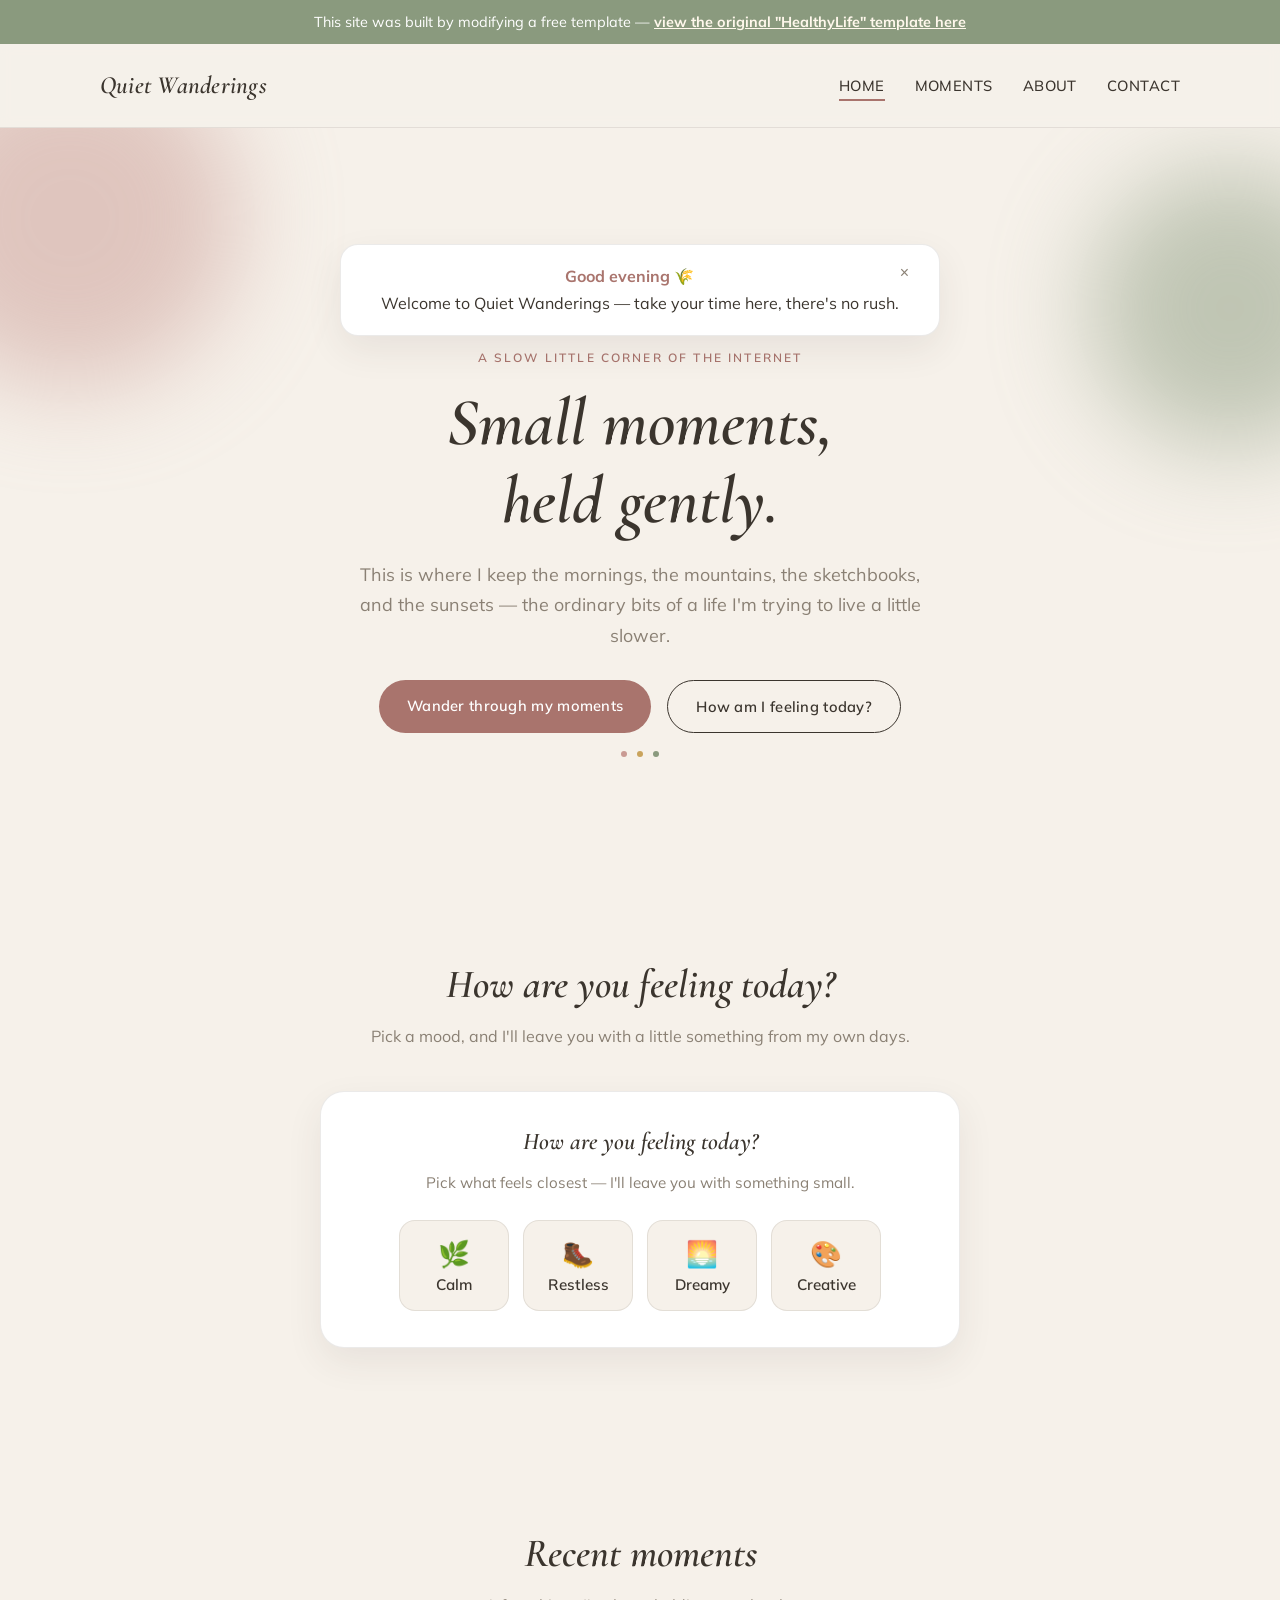
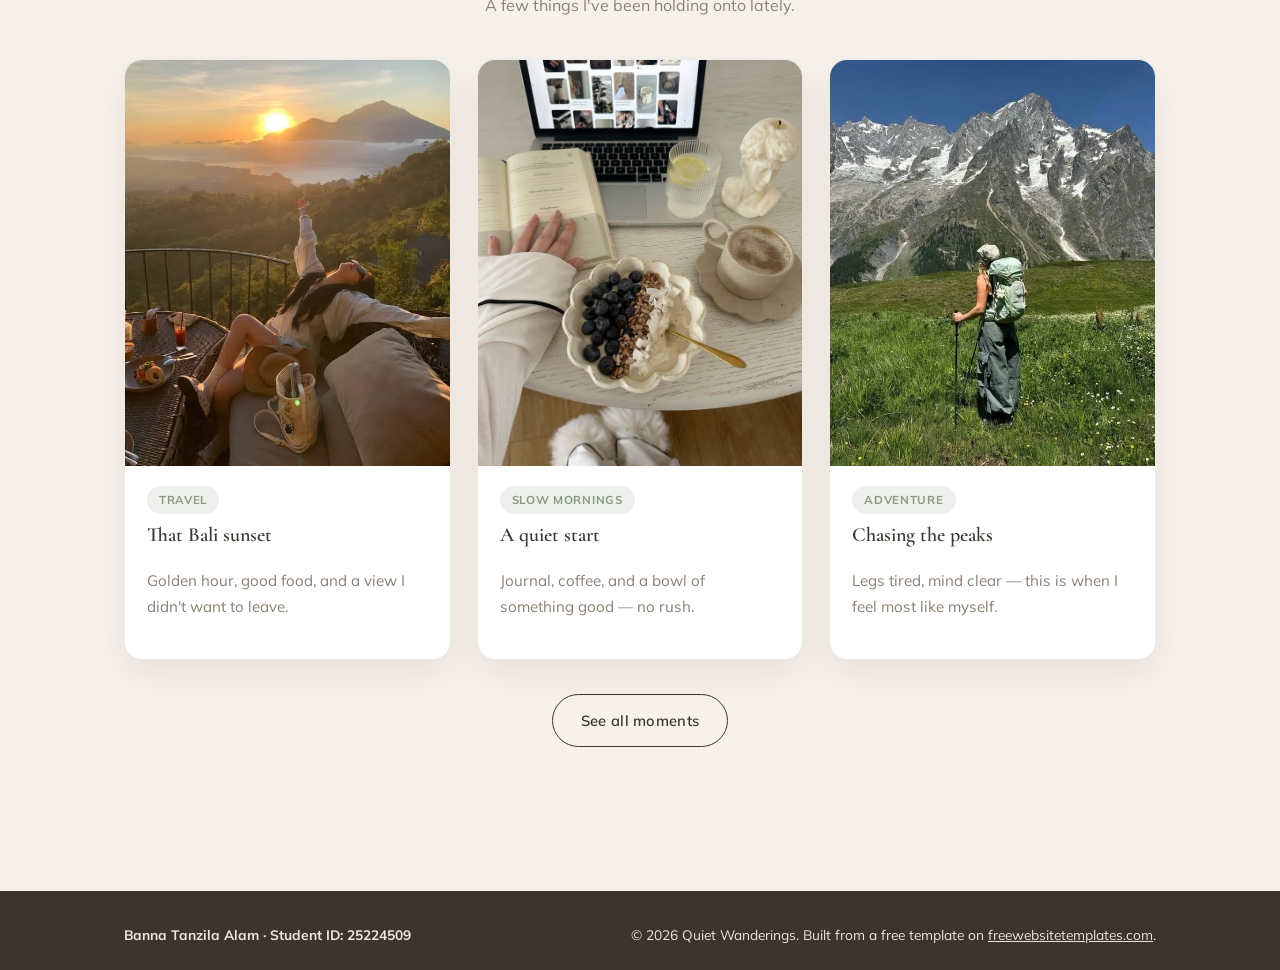
<file: index.html>
<!DOCTYPE html>
<html lang="en">
<head>
<meta charset="UTF-8">
<meta name="viewport" content="width=device-width, initial-scale=1.0">
<title>Quiet Wanderings — Banna's Lifestyle Journal</title>
<link rel="stylesheet" href="style.css">
</head>
<body>

<div class="template-credit">
  This site was built by modifying a free template &mdash;
  <a href="https://freewebsitetemplates.com/preview/healthylifetemplate/index.html" target="_blank" rel="noopener">
    view the original "HealthyLife" template here
  </a>
</div>

<header class="site-header">
  <div class="container nav-wrap">
    <a href="index.html" class="logo">Quiet Wanderings</a>
    <nav class="main-nav">
      <ul>
        <li><a href="index.html" class="active">Home</a></li>
        <li><a href="moments.html">Moments</a></li>
        <li><a href="about.html">About</a></li>
        <li><a href="contact.html">Contact</a></li>
      </ul>
    </nav>
  </div>
</header>

<section class="hero">
  <div class="orb" style="width:340px; height:340px; background:#C99A93; top:-80px; left:-100px;"></div>
  <div class="orb" style="width:280px; height:280px; background:#8A9A7E; top:40px; right:-90px; animation-delay:2s;"></div>
  <div class="container">

    <div id="welcome-banner"></div>

    <p class="eyebrow">A slow little corner of the internet</p>
    <h1>Small moments, held gently.</h1>
    <p class="lead">
      This is where I keep the mornings, the mountains, the sketchbooks, and the sunsets —
      the ordinary bits of a life I'm trying to live a little slower.
    </p>
    <div class="hero-cta">
      <a href="moments.html" class="btn btn-primary">Wander through my moments</a>
      <a href="#mood" class="btn btn-outline">How am I feeling today?</a>
    </div>

    <div class="dot-divider"><span></span><span></span><span></span></div>
  </div>
</section>

<section class="content-block" id="mood">
  <div class="container">
    <div class="section-title">
      <h2>How are you feeling today?</h2>
      <p>Pick a mood, and I'll leave you with a little something from my own days.</p>
    </div>
    <div class="mood-box">
      <div id="mood-app"><!-- rendered by script.js --></div>
    </div>
  </div>
</section>

<section class="content-block">
  <div class="container">
    <div class="section-title">
      <h2>Recent moments</h2>
      <p>A few things I've been holding onto lately.</p>
    </div>
    <div class="grid">

      <a href="bali-sunset.html" class="card" style="text-decoration:none;">
        <img src="bali-sunset.jpg" alt="Watching the sunset over the mountains in Bali">
        <div class="card-body">
          <span class="card-tag">Travel</span>
          <h3>That Bali sunset</h3>
          <p>Golden hour, good food, and a view I didn't want to leave.</p>
        </div>
      </a>

      <a href="cozy-morning.html" class="card" style="text-decoration:none;">
        <img src="cozy-morning.jpg" alt="A cozy morning with coffee, journaling, and breakfast">
        <div class="card-body">
          <span class="card-tag">Slow mornings</span>
          <h3>A quiet start</h3>
          <p>Journal, coffee, and a bowl of something good — no rush.</p>
        </div>
      </a>

      <a href="mountain-hike.html" class="card" style="text-decoration:none;">
        <img src="mountain-hike.jpg" alt="Hiking with a backpack in front of snowy mountains">
        <div class="card-body">
          <span class="card-tag">Adventure</span>
          <h3>Chasing the peaks</h3>
          <p>Legs tired, mind clear — this is when I feel most like myself.</p>
        </div>
      </a>

    </div>
    <p style="text-align:center; margin-top:34px;">
      <a href="moments.html" class="btn btn-outline">See all moments</a>
    </p>
  </div>
</section>

<footer class="site-footer">
  <div class="container">
    <span class="footer-id">Banna Tanzila Alam &middot; Student ID: 25224509</span>
    <span>&copy; 2026 Quiet Wanderings. Built from a free template on
      <a href="https://freewebsitetemplates.com/" target="_blank" rel="noopener">freewebsitetemplates.com</a>.
    </span>
  </div>
</footer>

<script src="script.js"></script>
<script>
  document.addEventListener('DOMContentLoaded', () => {
    showWelcomeMessage();
    renderMoodBox();
  });
</script>
</body>
</html>
</file>
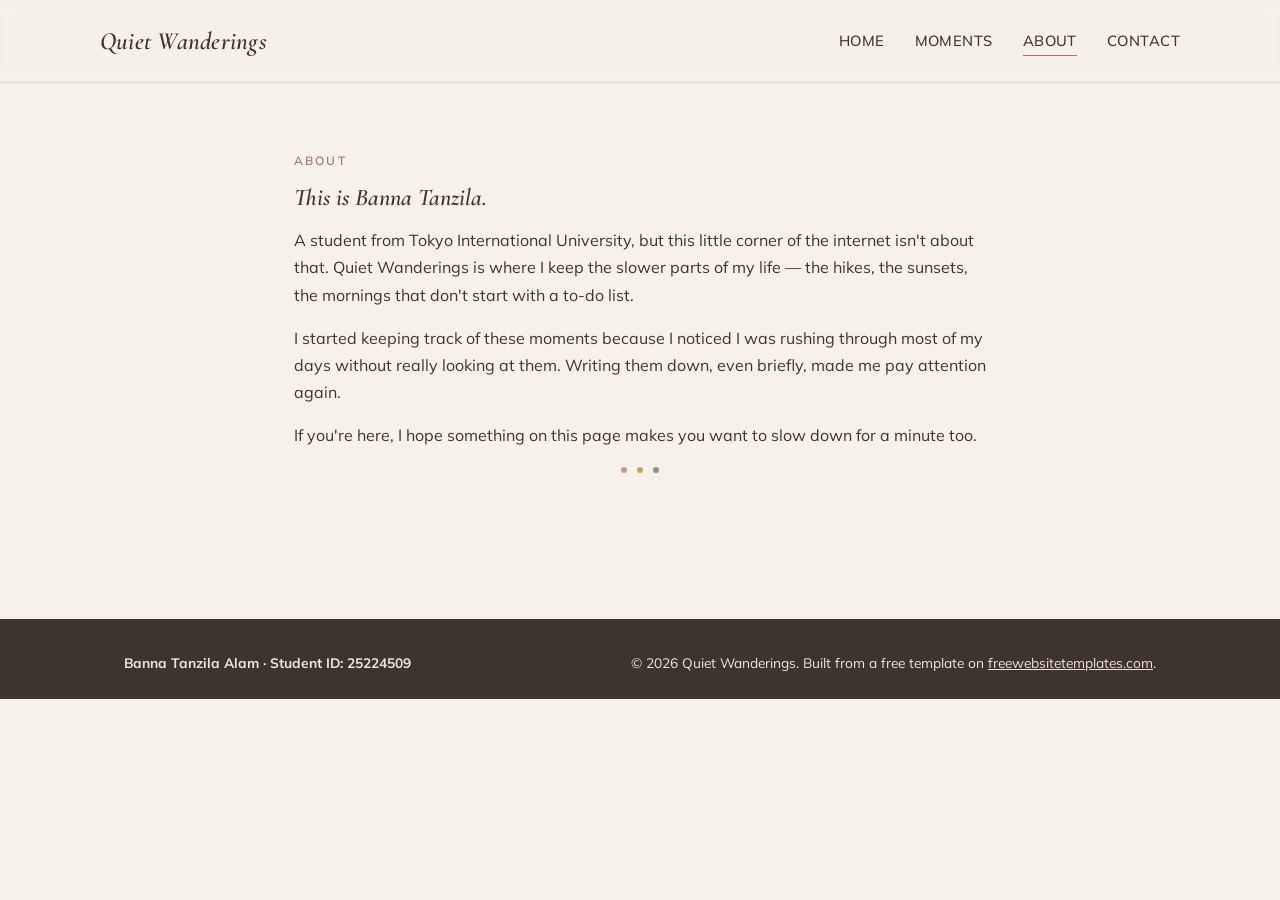
<file: about.html>
<!DOCTYPE html>
<html lang="en">
<head>
<meta charset="UTF-8">
<meta name="viewport" content="width=device-width, initial-scale=1.0">
<title>About — Quiet Wanderings</title>
<link rel="stylesheet" href="style.css">
</head>
<body>

<header class="site-header">
  <div class="container nav-wrap">
    <a href="index.html" class="logo">Quiet Wanderings</a>
    <nav class="main-nav">
      <ul>
        <li><a href="index.html">Home</a></li>
        <li><a href="moments.html">Moments</a></li>
        <li><a href="about.html" class="active">About</a></li>
        <li><a href="contact.html">Contact</a></li>
      </ul>
    </nav>
  </div>
</header>

<section class="content-block">
  <div class="container" style="max-width:740px;">
    <p class="eyebrow" style="color:#A9746D;font-weight:600;letter-spacing:0.18em;text-transform:uppercase;font-size:0.75rem;">About</p>
    <h2 style="font-style:italic;">This is Banna Tanzila.</h2>
    <p>
      A student from Tokyo International University, but this little
      corner of the internet isn't about that. Quiet Wanderings is where I keep the slower parts of my
      life — the hikes, the sunsets, the mornings that don't start with a to-do list.
    </p>
    <p>
      I started keeping track of these moments because I noticed I was rushing through most of my days
      without really looking at them. Writing them down, even briefly, made me pay attention again.
    </p>
    <p>
      If you're here, I hope something on this page makes you want to slow down for a minute too.
    </p>
    <div class="dot-divider"><span></span><span></span><span></span></div>
  </div>
</section>

<footer class="site-footer">
  <div class="container">
    <span class="footer-id">Banna Tanzila Alam &middot; Student ID: 25224509</span>
    <span>&copy; 2026 Quiet Wanderings. Built from a free template on
      <a href="https://freewebsitetemplates.com/" target="_blank" rel="noopener">freewebsitetemplates.com</a>.
    </span>
  </div>
</footer>

</body>
</html>
</file>
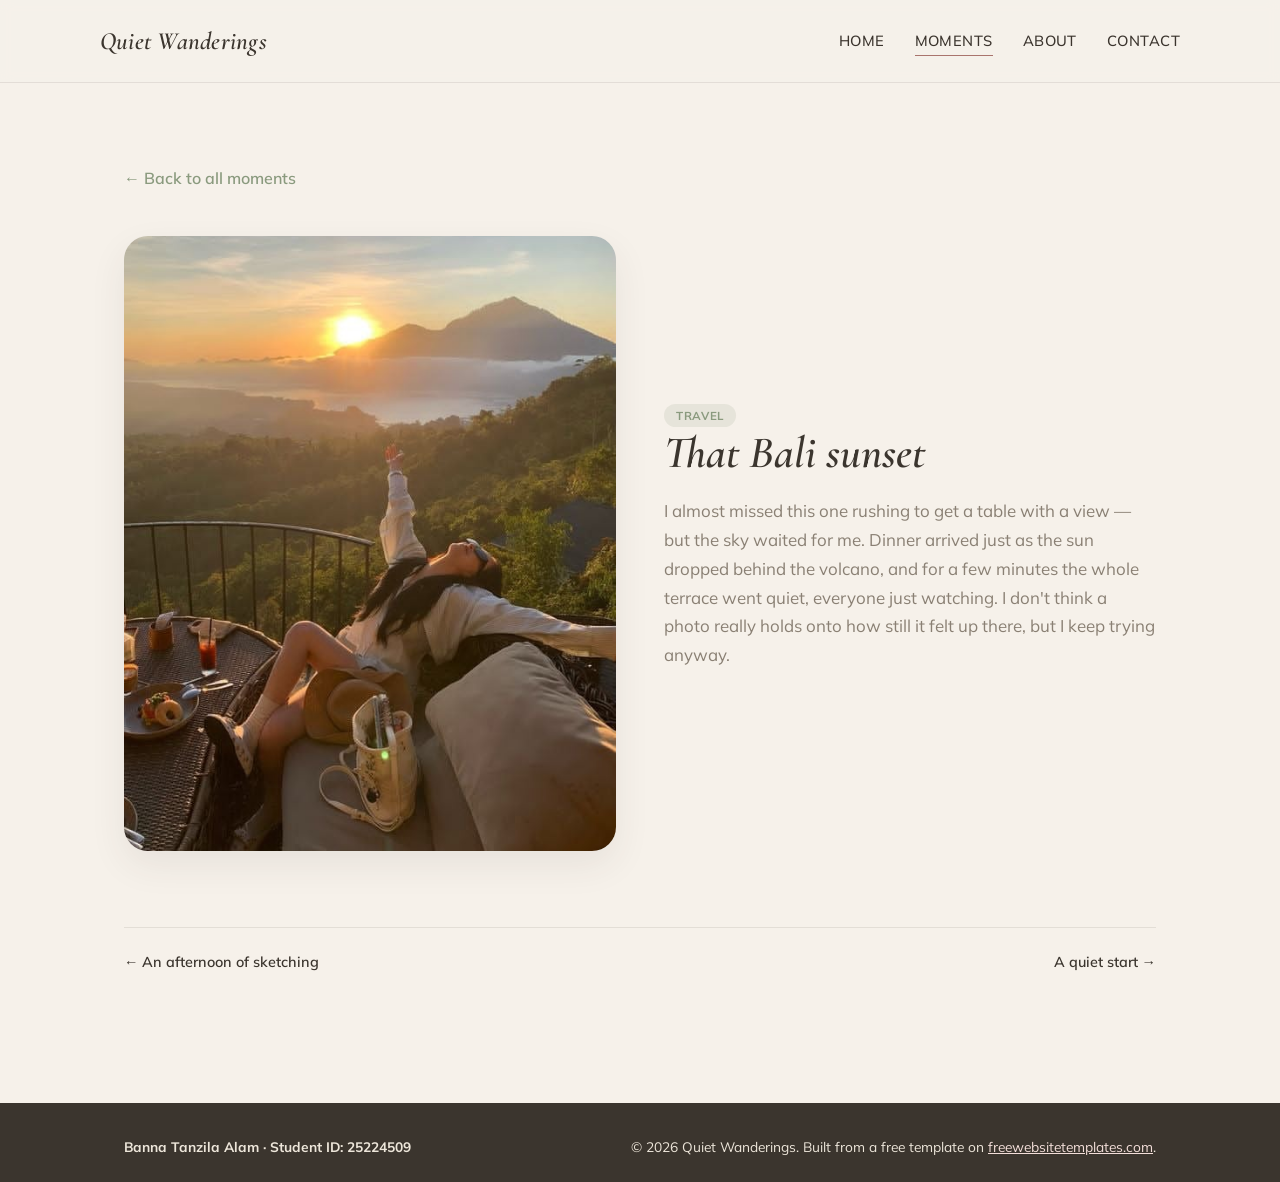
<file: bali-sunset.html>
<!DOCTYPE html>
<html lang="en">
<head>
<meta charset="UTF-8">
<meta name="viewport" content="width=device-width, initial-scale=1.0">
<title>That Bali Sunset — Quiet Wanderings</title>
<link rel="stylesheet" href="style.css">
</head>
<body>

<header class="site-header">
  <div class="container nav-wrap">
    <a href="index.html" class="logo">Quiet Wanderings</a>
    <nav class="main-nav">
      <ul>
        <li><a href="index.html">Home</a></li>
        <li><a href="moments.html" class="active">Moments</a></li>
        <li><a href="about.html">About</a></li>
        <li><a href="contact.html">Contact</a></li>
      </ul>
    </nav>
  </div>
</header>

<section class="content-block">
  <div class="container">
    <a href="moments.html" class="back-link">&larr; Back to all moments</a>

    <div class="moment-hero">
      <img src="bali-sunset.jpg" alt="Watching the sunset over the mountains in Bali">
      <div>
        <span class="card-tag">Travel</span>
        <h1>That Bali sunset</h1>
        <p class="lead">
          I almost missed this one rushing to get a table with a view — but the sky waited for me.
          Dinner arrived just as the sun dropped behind the volcano, and for a few minutes the whole
          terrace went quiet, everyone just watching. I don't think a photo really holds onto how still
          it felt up there, but I keep trying anyway.
        </p>
      </div>
    </div>

    <div class="moment-nav">
      <a href="sketching-art.html">&larr; An afternoon of sketching</a>
      <a href="cozy-morning.html">A quiet start &rarr;</a>
    </div>
  </div>
</section>

<footer class="site-footer">
  <div class="container">
    <span class="footer-id">Banna Tanzila Alam &middot; Student ID: 25224509</span>
    <span>&copy; 2026 Quiet Wanderings. Built from a free template on
      <a href="https://freewebsitetemplates.com/" target="_blank" rel="noopener">freewebsitetemplates.com</a>.
    </span>
  </div>
</footer>

</body>
</html>
</file>
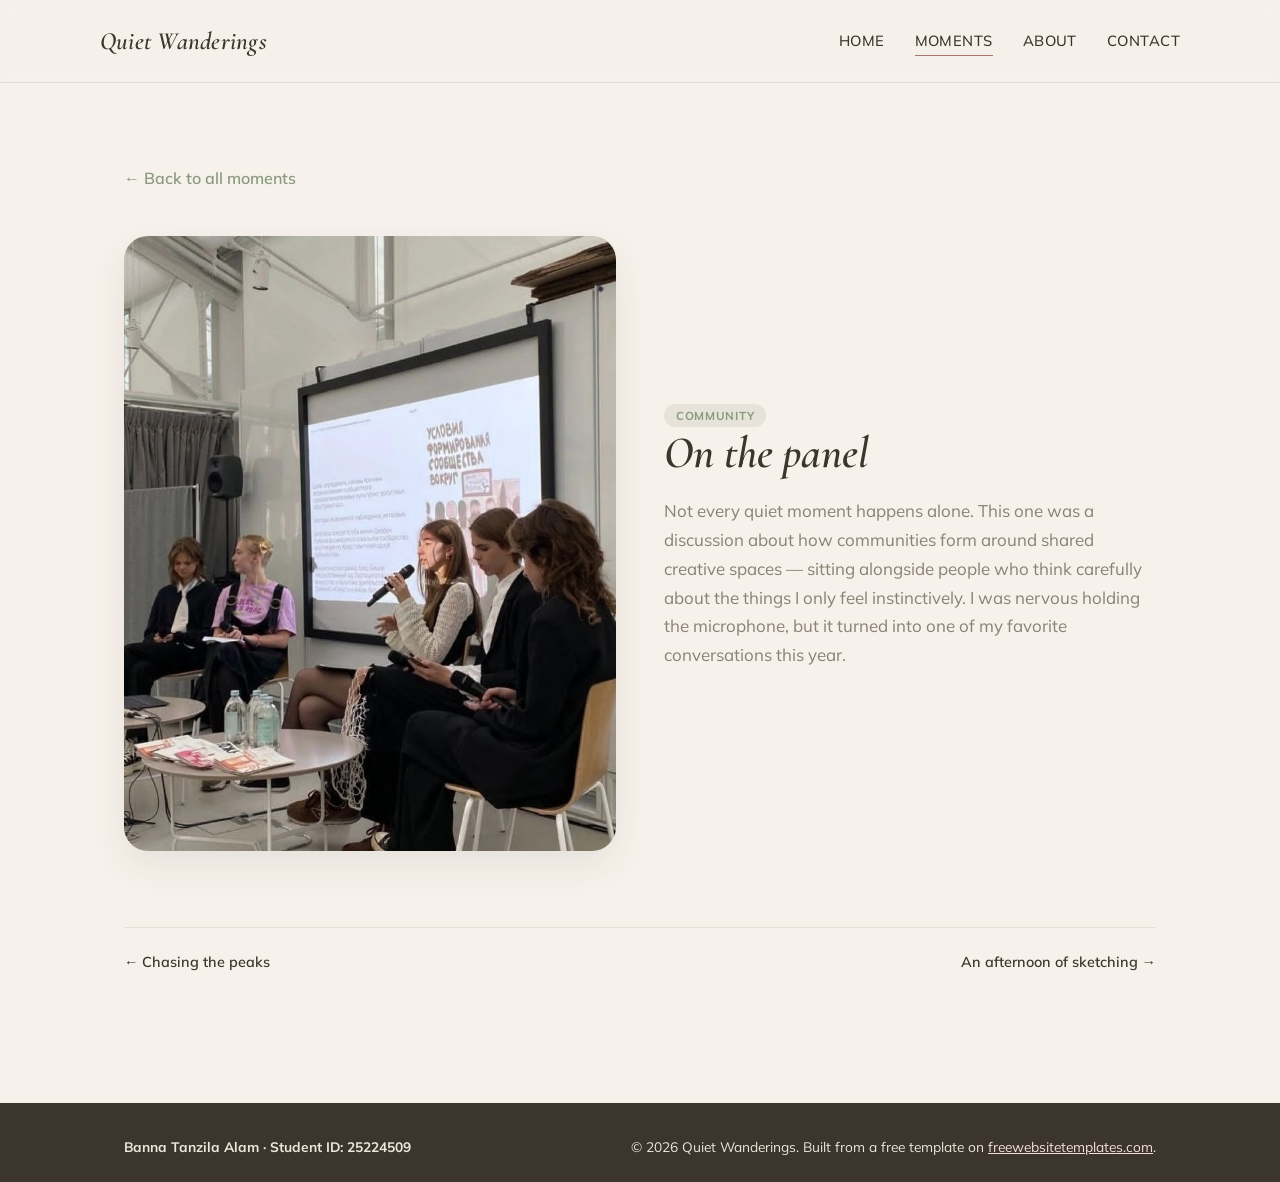
<file: community-talk.html>
<!DOCTYPE html>
<html lang="en">
<head>
<meta charset="UTF-8">
<meta name="viewport" content="width=device-width, initial-scale=1.0">
<title>On the Panel — Quiet Wanderings</title>
<link rel="stylesheet" href="style.css">
</head>
<body>

<header class="site-header">
  <div class="container nav-wrap">
    <a href="index.html" class="logo">Quiet Wanderings</a>
    <nav class="main-nav">
      <ul>
        <li><a href="index.html">Home</a></li>
        <li><a href="moments.html" class="active">Moments</a></li>
        <li><a href="about.html">About</a></li>
        <li><a href="contact.html">Contact</a></li>
      </ul>
    </nav>
  </div>
</header>

<section class="content-block">
  <div class="container">
    <a href="moments.html" class="back-link">&larr; Back to all moments</a>

    <div class="moment-hero">
      <img src="community-talk.jpg" alt="Speaking on a panel discussion at a community event">
      <div>
        <span class="card-tag">Community</span>
        <h1>On the panel</h1>
        <p class="lead">
          Not every quiet moment happens alone. This one was a discussion about how communities form
          around shared creative spaces — sitting alongside people who think carefully about the things
          I only feel instinctively. I was nervous holding the microphone, but it turned into one of my
          favorite conversations this year.
        </p>
      </div>
    </div>

    <div class="moment-nav">
      <a href="mountain-hike.html">&larr; Chasing the peaks</a>
      <a href="sketching-art.html">An afternoon of sketching &rarr;</a>
    </div>
  </div>
</section>

<footer class="site-footer">
  <div class="container">
    <span class="footer-id">Banna Tanzila Alam &middot; Student ID: 25224509</span>
    <span>&copy; 2026 Quiet Wanderings. Built from a free template on
      <a href="https://freewebsitetemplates.com/" target="_blank" rel="noopener">freewebsitetemplates.com</a>.
    </span>
  </div>
</footer>

</body>
</html>
</file>
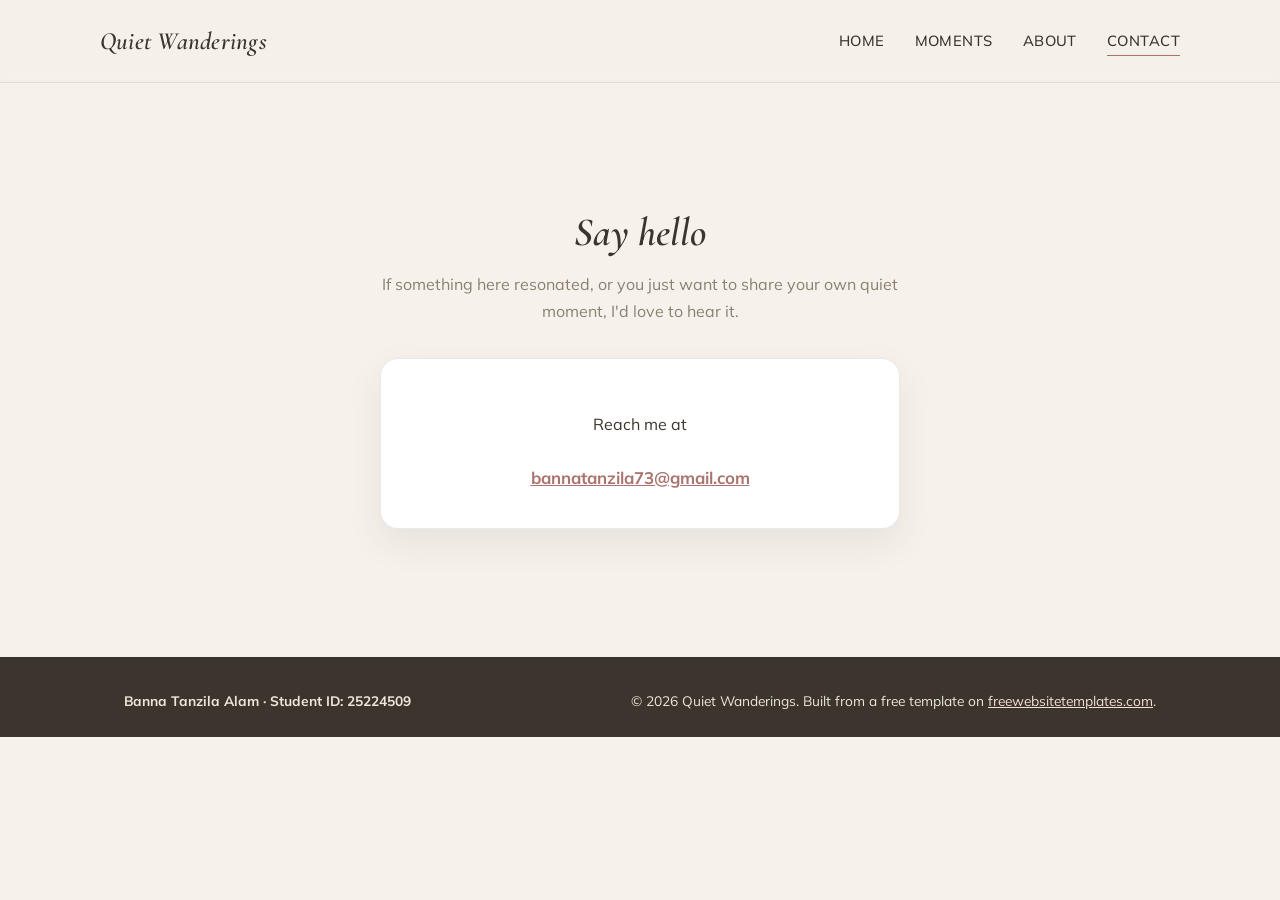
<file: contact.html>
<!DOCTYPE html>
<html lang="en">
<head>
<meta charset="UTF-8">
<meta name="viewport" content="width=device-width, initial-scale=1.0">
<title>Contact — Quiet Wanderings</title>
<link rel="stylesheet" href="style.css">
</head>
<body>

<header class="site-header">
  <div class="container nav-wrap">
    <a href="index.html" class="logo">Quiet Wanderings</a>
    <nav class="main-nav">
      <ul>
        <li><a href="index.html">Home</a></li>
        <li><a href="moments.html">Moments</a></li>
        <li><a href="about.html">About</a></li>
        <li><a href="contact.html" class="active">Contact</a></li>
      </ul>
    </nav>
  </div>
</header>

<section class="content-block">
  <div class="container">
    <div class="section-title">
      <h2>Say hello</h2>
      <p>If something here resonated, or you just want to share your own quiet moment, I'd love to hear it.</p>
    </div>

    <div class="contact-card">
      <p>Reach me at</p>
      <a class="email" href="mailto:bannatanzila73@gmail.com">bannatanzila73@gmail.com</a>
    </div>
  </div>
</section>

<footer class="site-footer">
  <div class="container">
    <span class="footer-id">Banna Tanzila Alam &middot; Student ID: 25224509</span>
    <span>&copy; 2026 Quiet Wanderings. Built from a free template on
      <a href="https://freewebsitetemplates.com/" target="_blank" rel="noopener">freewebsitetemplates.com</a>.
    </span>
  </div>
</footer>

</body>
</html>
</file>
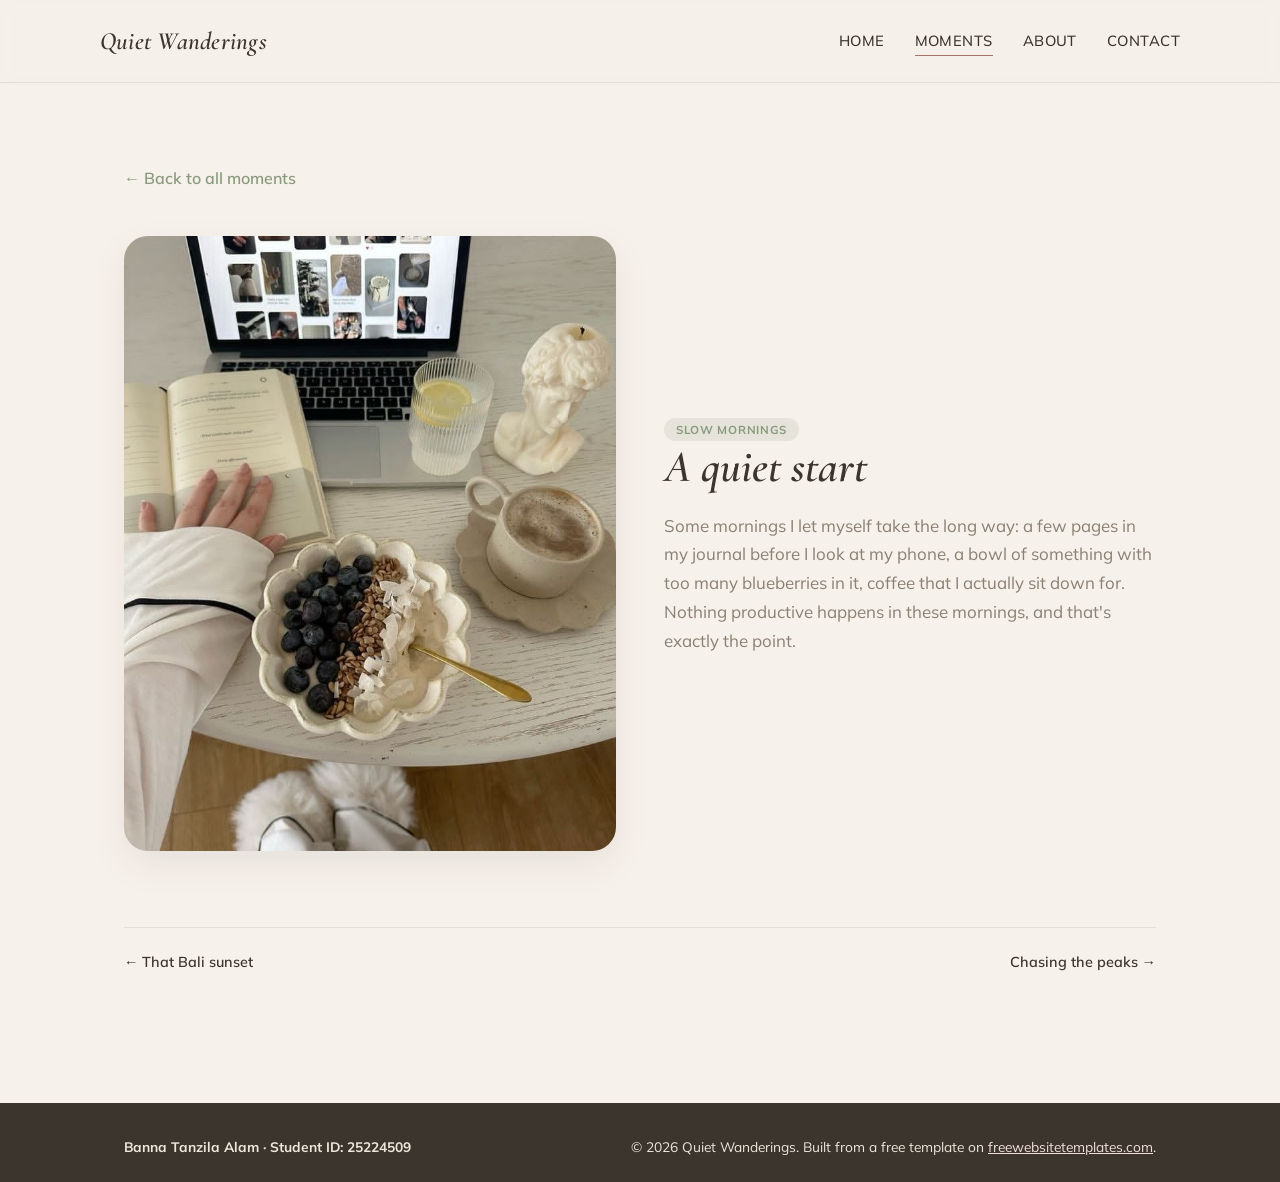
<file: cozy-morning.html>
<!DOCTYPE html>
<html lang="en">
<head>
<meta charset="UTF-8">
<meta name="viewport" content="width=device-width, initial-scale=1.0">
<title>A Quiet Start — Quiet Wanderings</title>
<link rel="stylesheet" href="style.css">
</head>
<body>

<header class="site-header">
  <div class="container nav-wrap">
    <a href="index.html" class="logo">Quiet Wanderings</a>
    <nav class="main-nav">
      <ul>
        <li><a href="index.html">Home</a></li>
        <li><a href="moments.html" class="active">Moments</a></li>
        <li><a href="about.html">About</a></li>
        <li><a href="contact.html">Contact</a></li>
      </ul>
    </nav>
  </div>
</header>

<section class="content-block">
  <div class="container">
    <a href="moments.html" class="back-link">&larr; Back to all moments</a>

    <div class="moment-hero">
      <img src="cozy-morning.jpg" alt="A cozy morning with coffee, journaling, and breakfast">
      <div>
        <span class="card-tag">Slow mornings</span>
        <h1>A quiet start</h1>
        <p class="lead">
          Some mornings I let myself take the long way: a few pages in my journal before I look at my
          phone, a bowl of something with too many blueberries in it, coffee that I actually sit down for.
          Nothing productive happens in these mornings, and that's exactly the point.
        </p>
      </div>
    </div>

    <div class="moment-nav">
      <a href="bali-sunset.html">&larr; That Bali sunset</a>
      <a href="mountain-hike.html">Chasing the peaks &rarr;</a>
    </div>
  </div>
</section>

<footer class="site-footer">
  <div class="container">
    <span class="footer-id">Banna Tanzila Alam &middot; Student ID: 25224509</span>
    <span>&copy; 2026 Quiet Wanderings. Built from a free template on
      <a href="https://freewebsitetemplates.com/" target="_blank" rel="noopener">freewebsitetemplates.com</a>.
    </span>
  </div>
</footer>

</body>
</html>
</file>
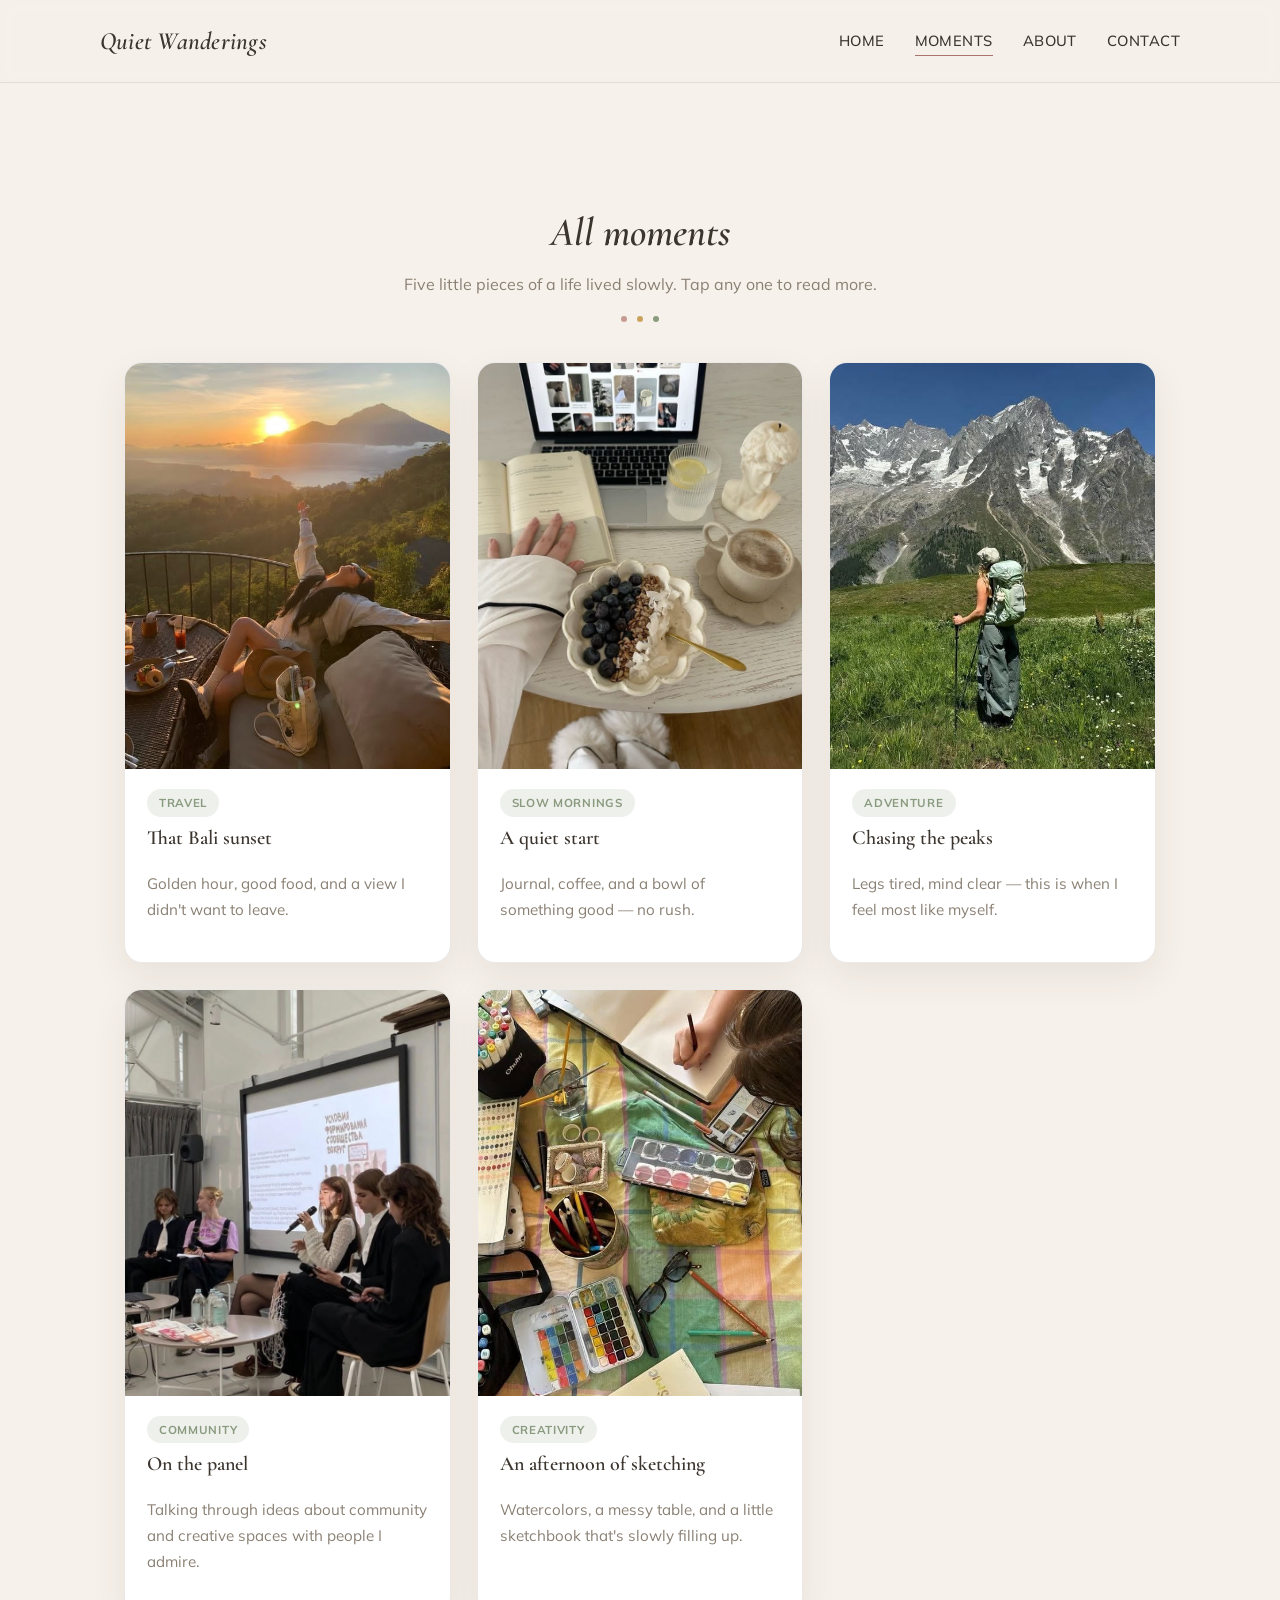
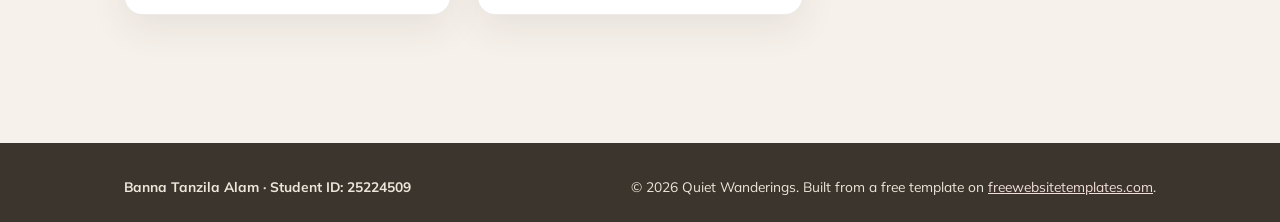
<file: moments.html>
<!DOCTYPE html>
<html lang="en">
<head>
<meta charset="UTF-8">
<meta name="viewport" content="width=device-width, initial-scale=1.0">
<title>Moments — Quiet Wanderings</title>
<link rel="stylesheet" href="style.css">
</head>
<body>

<header class="site-header">
  <div class="container nav-wrap">
    <a href="index.html" class="logo">Quiet Wanderings</a>
    <nav class="main-nav">
      <ul>
        <li><a href="index.html">Home</a></li>
        <li><a href="moments.html" class="active">Moments</a></li>
        <li><a href="about.html">About</a></li>
        <li><a href="contact.html">Contact</a></li>
      </ul>
    </nav>
  </div>
</header>

<section class="content-block">
  <div class="container">
    <div class="section-title">
      <h2>All moments</h2>
      <p>Five little pieces of a life lived slowly. Tap any one to read more.</p>
      <div class="dot-divider"><span></span><span></span><span></span></div>
    </div>

    <div class="grid">

      <a href="bali-sunset.html" class="card" style="text-decoration:none;">
        <img src="bali-sunset.jpg" alt="Watching the sunset over the mountains in Bali">
        <div class="card-body">
          <span class="card-tag">Travel</span>
          <h3>That Bali sunset</h3>
          <p>Golden hour, good food, and a view I didn't want to leave.</p>
        </div>
      </a>

      <a href="cozy-morning.html" class="card" style="text-decoration:none;">
        <img src="cozy-morning.jpg" alt="A cozy morning with coffee, journaling, and breakfast">
        <div class="card-body">
          <span class="card-tag">Slow mornings</span>
          <h3>A quiet start</h3>
          <p>Journal, coffee, and a bowl of something good — no rush.</p>
        </div>
      </a>

      <a href="mountain-hike.html" class="card" style="text-decoration:none;">
        <img src="mountain-hike.jpg" alt="Hiking with a backpack in front of snowy mountains">
        <div class="card-body">
          <span class="card-tag">Adventure</span>
          <h3>Chasing the peaks</h3>
          <p>Legs tired, mind clear — this is when I feel most like myself.</p>
        </div>
      </a>

      <a href="community-talk.html" class="card" style="text-decoration:none;">
        <img src="community-talk.jpg" alt="Speaking on a panel discussion at a community event">
        <div class="card-body">
          <span class="card-tag">Community</span>
          <h3>On the panel</h3>
          <p>Talking through ideas about community and creative spaces with people I admire.</p>
        </div>
      </a>

      <a href="sketching-art.html" class="card" style="text-decoration:none;">
        <img src="sketching-art.jpg" alt="Sketching and painting with watercolors on a picnic blanket">
        <div class="card-body">
          <span class="card-tag">Creativity</span>
          <h3>An afternoon of sketching</h3>
          <p>Watercolors, a messy table, and a little sketchbook that's slowly filling up.</p>
        </div>
      </a>

    </div>
  </div>
</section>

<footer class="site-footer">
  <div class="container">
    <span class="footer-id">Banna Tanzila Alam &middot; Student ID: 25224509</span>
    <span>&copy; 2026 Quiet Wanderings. Built from a free template on
      <a href="https://freewebsitetemplates.com/" target="_blank" rel="noopener">freewebsitetemplates.com</a>.
    </span>
  </div>
</footer>

</body>
</html>
</file>
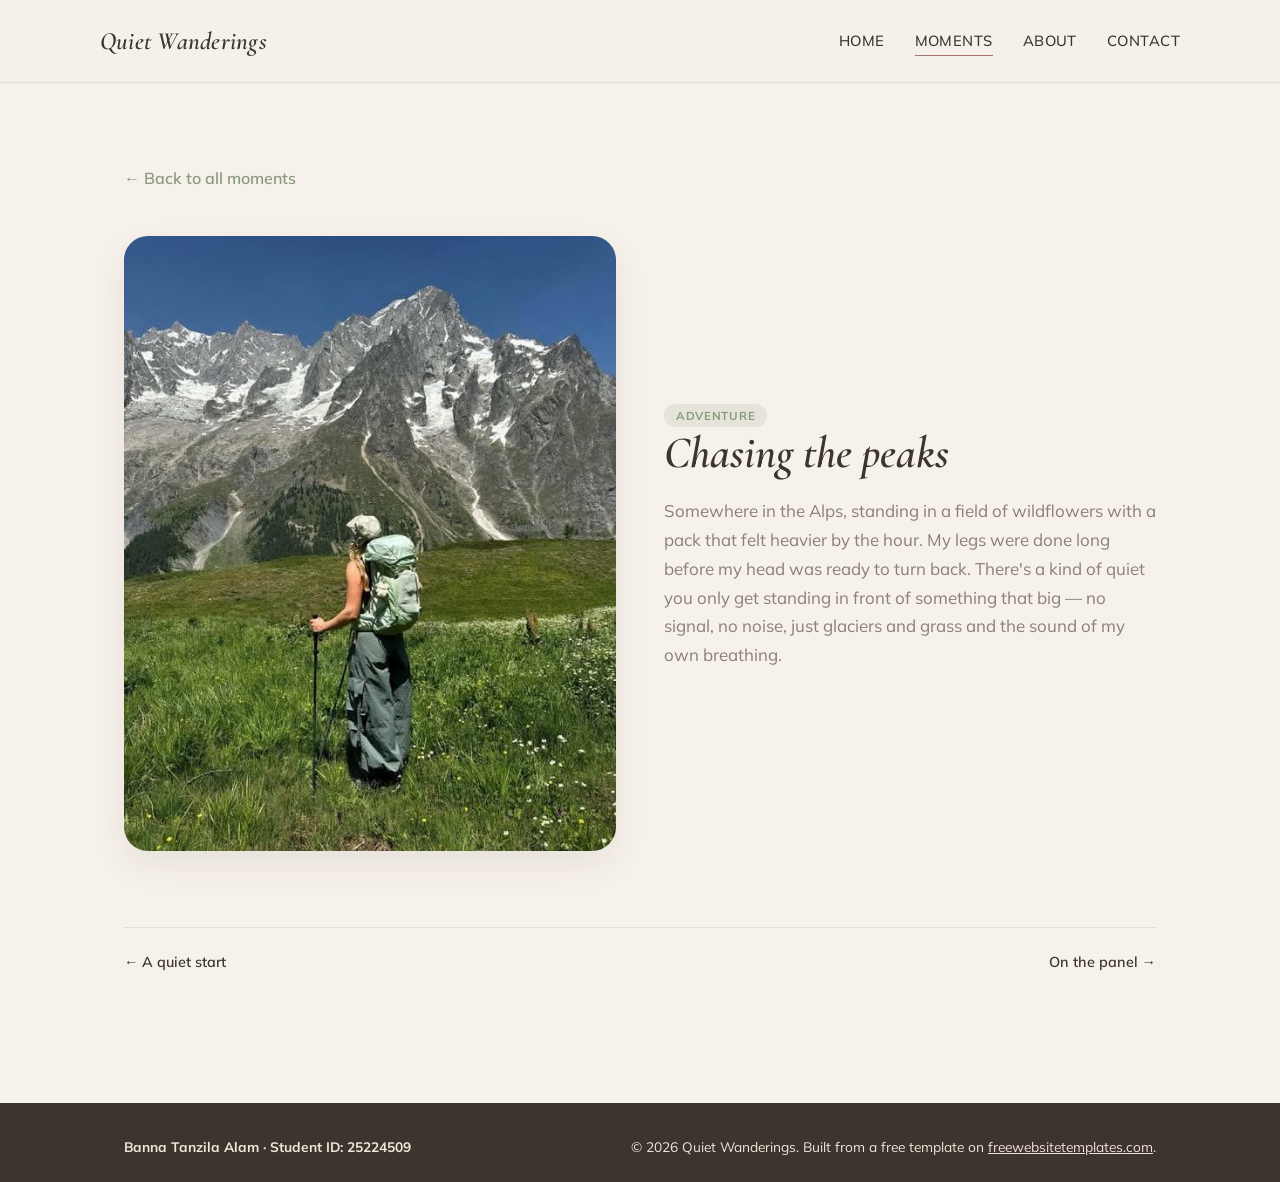
<file: mountain-hike.html>
<!DOCTYPE html>
<html lang="en">
<head>
<meta charset="UTF-8">
<meta name="viewport" content="width=device-width, initial-scale=1.0">
<title>Chasing the Peaks — Quiet Wanderings</title>
<link rel="stylesheet" href="style.css">
</head>
<body>

<header class="site-header">
  <div class="container nav-wrap">
    <a href="index.html" class="logo">Quiet Wanderings</a>
    <nav class="main-nav">
      <ul>
        <li><a href="index.html">Home</a></li>
        <li><a href="moments.html" class="active">Moments</a></li>
        <li><a href="about.html">About</a></li>
        <li><a href="contact.html">Contact</a></li>
      </ul>
    </nav>
  </div>
</header>

<section class="content-block">
  <div class="container">
    <a href="moments.html" class="back-link">&larr; Back to all moments</a>

    <div class="moment-hero">
      <img src="mountain-hike.jpg" alt="Hiking with a backpack in front of snowy mountains">
      <div>
        <span class="card-tag">Adventure</span>
        <h1>Chasing the peaks</h1>
        <p class="lead">
          Somewhere in the Alps, standing in a field of wildflowers with a pack that felt heavier by the
          hour. My legs were done long before my head was ready to turn back. There's a kind of quiet you
          only get standing in front of something that big — no signal, no noise, just glaciers and grass
          and the sound of my own breathing.
        </p>
      </div>
    </div>

    <div class="moment-nav">
      <a href="cozy-morning.html">&larr; A quiet start</a>
      <a href="community-talk.html">On the panel &rarr;</a>
    </div>
  </div>
</section>

<footer class="site-footer">
  <div class="container">
    <span class="footer-id">Banna Tanzila Alam &middot; Student ID: 25224509</span>
    <span>&copy; 2026 Quiet Wanderings. Built from a free template on
      <a href="https://freewebsitetemplates.com/" target="_blank" rel="noopener">freewebsitetemplates.com</a>.
    </span>
  </div>
</footer>

</body>
</html>
</file>
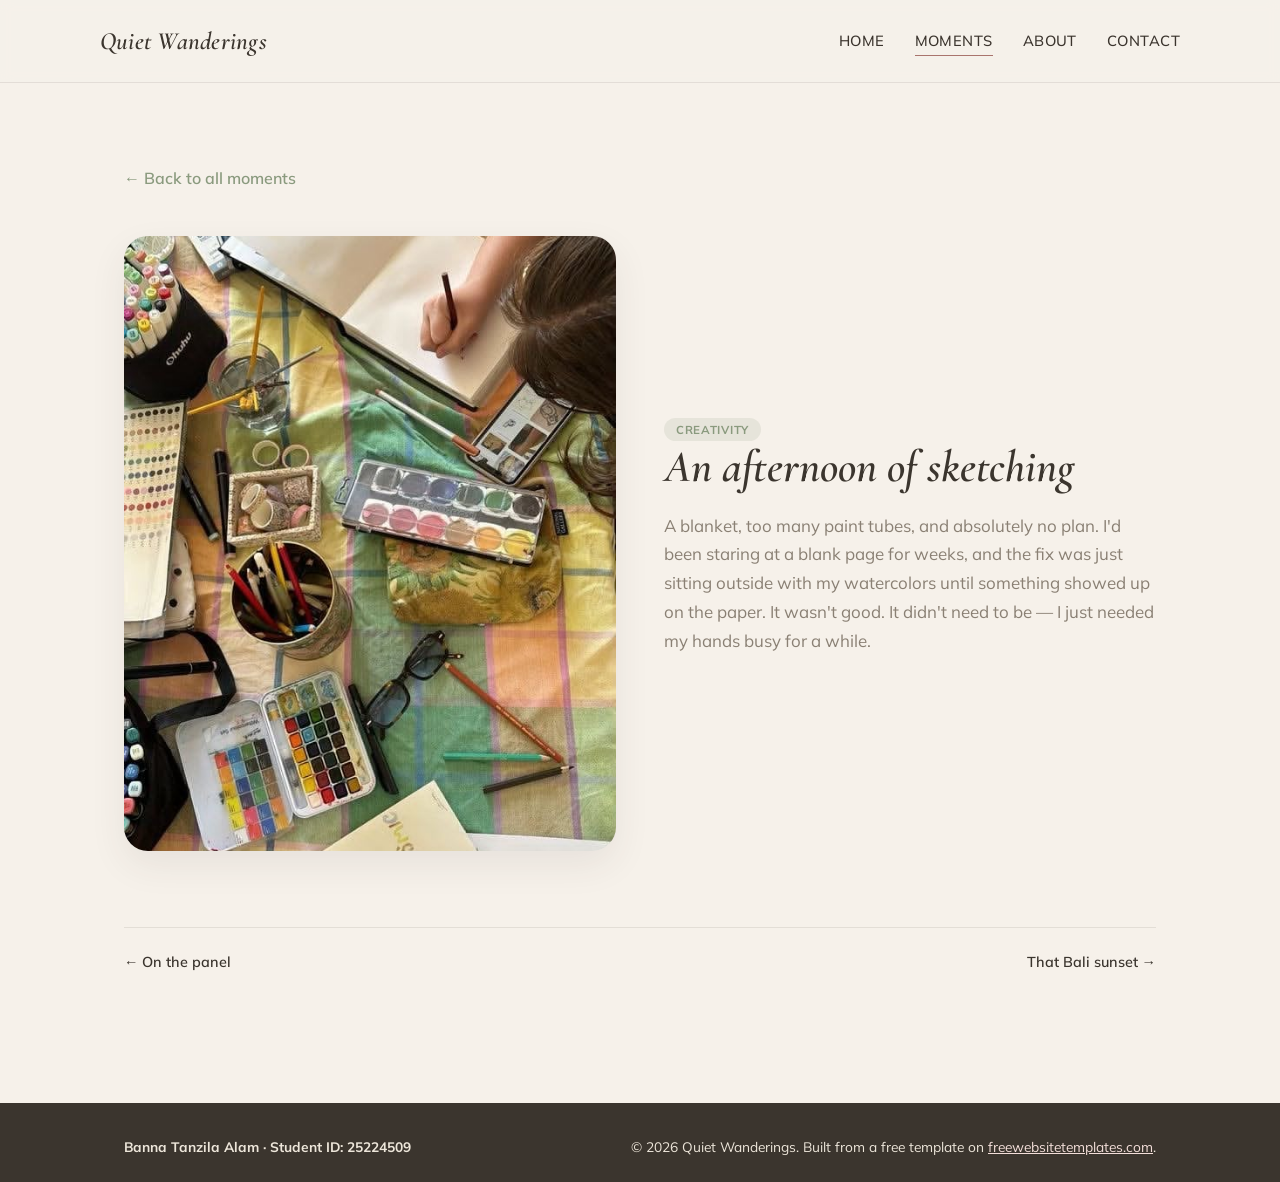
<file: sketching-art.html>
<!DOCTYPE html>
<html lang="en">
<head>
<meta charset="UTF-8">
<meta name="viewport" content="width=device-width, initial-scale=1.0">
<title>An Afternoon of Sketching — Quiet Wanderings</title>
<link rel="stylesheet" href="style.css">
</head>
<body>

<header class="site-header">
  <div class="container nav-wrap">
    <a href="index.html" class="logo">Quiet Wanderings</a>
    <nav class="main-nav">
      <ul>
        <li><a href="index.html">Home</a></li>
        <li><a href="moments.html" class="active">Moments</a></li>
        <li><a href="about.html">About</a></li>
        <li><a href="contact.html">Contact</a></li>
      </ul>
    </nav>
  </div>
</header>

<section class="content-block">
  <div class="container">
    <a href="moments.html" class="back-link">&larr; Back to all moments</a>

    <div class="moment-hero">
      <img src="sketching-art.jpg" alt="Sketching and painting with watercolors on a picnic blanket">
      <div>
        <span class="card-tag">Creativity</span>
        <h1>An afternoon of sketching</h1>
        <p class="lead">
          A blanket, too many paint tubes, and absolutely no plan. I'd been staring at a blank page for
          weeks, and the fix was just sitting outside with my watercolors until something showed up on
          the paper. It wasn't good. It didn't need to be — I just needed my hands busy for a while.
        </p>
      </div>
    </div>

    <div class="moment-nav">
      <a href="community-talk.html">&larr; On the panel</a>
      <a href="bali-sunset.html">That Bali sunset &rarr;</a>
    </div>
  </div>
</section>

<footer class="site-footer">
  <div class="container">
    <span class="footer-id">Banna Tanzila Alam &middot; Student ID: 25224509</span>
    <span>&copy; 2026 Quiet Wanderings. Built from a free template on
      <a href="https://freewebsitetemplates.com/" target="_blank" rel="noopener">freewebsitetemplates.com</a>.
    </span>
  </div>
</footer>

</body>
</html>
</file>
<file: style.css>
/* ============================================================
   QUIET WANDERINGS — custom stylesheet
   Modified/added on top of a free template structure from
   freewebsitetemplates.com
   ============================================================ */

@import url('https://fonts.googleapis.com/css2?family=Cormorant+Garamond:ital,wght@0,400;0,500;0,600;1,500&family=Mulish:wght@300;400;500;600;700&display=swap');

:root{
  --bg: #F6F1EA;
  --surface: #FFFFFF;
  --ink: #3B352E;
  --ink-soft: #8A8074;
  --rose: #C99A93;
  --rose-dark: #A9746D;
  --sage: #8A9A7E;
  --gold: #C9A35C;
  --line: rgba(59,53,46,0.10);
  --radius: 18px;
  --shadow: 0 14px 36px rgba(59,53,46,0.08);
}

*{ box-sizing:border-box; }
html{ scroll-behavior: smooth; }

body{
  margin:0;
  background: var(--bg);
  color: var(--ink);
  font-family: 'Mulish', sans-serif;
  font-weight: 400;
  line-height: 1.7;
  -webkit-font-smoothing: antialiased;
}

h1,h2,h3,h4{
  font-family:'Cormorant Garamond', serif;
  font-weight: 600;
  color: var(--ink);
  line-height:1.15;
  margin: 0 0 0.4em;
}

a{ color: var(--rose-dark); }
img{ max-width:100%; display:block; }

.container{ max-width: 1080px; margin:0 auto; padding:0 24px; }

/* ---------- Soft glowing orb motif (signature element) ---------- */
.orb{
  position:absolute; border-radius:50%;
  filter: blur(50px);
  opacity:0.5;
  animation: breathe 8s ease-in-out infinite;
  pointer-events:none;
}
@keyframes breathe{
  0%,100%{ transform: scale(1); opacity:0.45; }
  50%{ transform: scale(1.12); opacity:0.65; }
}
@media (prefers-reduced-motion: reduce){ .orb{ animation:none; } }

.dot-divider{
  display:flex; justify-content:center; gap:10px; margin: 18px 0;
}
.dot-divider span{
  width:6px; height:6px; border-radius:50%; background: var(--rose);
}
.dot-divider span:nth-child(2){ background: var(--gold); }
.dot-divider span:nth-child(3){ background: var(--sage); }

/* ---------- Header ---------- */
header.site-header{
  position: sticky; top:0; z-index:50;
  background: rgba(246,241,234,0.9);
  backdrop-filter: blur(6px);
  border-bottom: 1px solid var(--line);
}
.nav-wrap{ display:flex; align-items:center; justify-content:space-between; padding:20px 0; }
.logo{
  font-family:'Cormorant Garamond', serif; font-weight:600; font-style:italic;
  font-size:1.55rem; color: var(--ink); text-decoration:none;
  display:flex; align-items:center; gap:8px; letter-spacing:0.01em;
}
nav.main-nav ul{ list-style:none; display:flex; gap:30px; margin:0; padding:0; }
nav.main-nav a{
  text-decoration:none; color: var(--ink); font-weight:500; font-size:0.92rem;
  letter-spacing:0.03em; text-transform:uppercase; position:relative; padding:4px 0;
}
nav.main-nav a::after{
  content:''; position:absolute; left:0; bottom:-2px; width:0; height:1.5px;
  background: var(--rose-dark); transition: width 0.25s ease;
}
nav.main-nav a:hover::after, nav.main-nav a.active::after{ width:100%; }

/* ---------- Template credit ---------- */
.template-credit{
  background: var(--sage); color:#fff; text-align:center;
  padding: 10px 16px; font-size:0.9rem;
}
.template-credit a{ color:#FFF8EC; font-weight:700; text-decoration:underline; }

/* ---------- Hero ---------- */
.hero{ position:relative; overflow:hidden; padding: 80px 0 60px; text-align:center; }
.hero .eyebrow{
  color: var(--rose-dark); font-weight:600; letter-spacing:0.18em;
  text-transform:uppercase; font-size:0.75rem; margin-bottom:16px;
}
.hero h1{
  font-size: clamp(2.6rem, 6vw, 4.2rem); font-style: italic; max-width:16ch; margin:0 auto 20px;
}
.hero p.lead{
  font-size:1.12rem; color: var(--ink-soft); max-width:52ch; margin: 0 auto;
}
.hero-cta{ margin-top:30px; display:flex; gap:16px; justify-content:center; flex-wrap:wrap; }

.btn{
  display:inline-block; padding:13px 28px; border-radius:999px;
  font-weight:600; text-decoration:none; font-size:0.92rem; letter-spacing:0.02em;
  transition: transform 0.2s ease, box-shadow 0.2s ease;
}
.btn-primary{ background: var(--rose-dark); color:#fff; }
.btn-primary:hover{ transform: translateY(-2px); box-shadow:0 10px 22px rgba(169,116,109,0.35); }
.btn-outline{ background:transparent; color: var(--ink); border:1.5px solid var(--ink); }
.btn-outline:hover{ background: var(--ink); color:#fff; }

/* ---------- Welcome banner (JS, index only) ---------- */
#welcome-banner{
  max-width:600px; margin:36px auto 0; background: var(--surface);
  border:1px solid var(--line); border-radius: var(--radius);
  padding:18px 24px; box-shadow: var(--shadow);
  opacity:0; transform: translateY(-10px);
  transition: opacity 0.7s ease, transform 0.7s ease;
}
#welcome-banner.show{ opacity:1; transform:translateY(0); }
#welcome-banner strong{ color: var(--rose-dark); }
#welcome-banner .close-banner{
  float:right; cursor:pointer; background:none; border:none; font-size:1rem; color: var(--ink-soft);
}

/* ---------- Section titles ---------- */
.section-title{ text-align:center; margin:70px 0 10px; }
.section-title h2{ font-size: clamp(1.9rem,3.6vw,2.5rem); font-style:italic; }
.section-title p{ color: var(--ink-soft); max-width:56ch; margin:10px auto 0; }

/* ---------- Moments grid ---------- */
.grid{ display:grid; grid-template-columns: repeat(auto-fit,minmax(250px,1fr)); gap:26px; margin-top:40px; }
.card{
  background: var(--surface); border-radius: var(--radius); overflow:hidden;
  box-shadow: var(--shadow); border:1px solid var(--line);
  transition: transform 0.3s ease, box-shadow 0.3s ease;
  display:flex; flex-direction:column;
}
.card:hover{ transform: translateY(-5px); box-shadow: 0 20px 44px rgba(59,53,46,0.14); }
.card img{ width:100%; aspect-ratio: 4/5; object-fit:cover; }
.card-body{ padding:20px 22px 24px; display:flex; flex-direction:column; flex:1; }
.card-body h3{ font-size:1.25rem; margin-bottom:6px; }
.card-body p{ color: var(--ink-soft); font-size:0.95rem; flex:1; }
.card-tag{
  align-self:flex-start; background: rgba(138,154,126,0.15); color: var(--sage);
  font-size:0.72rem; font-weight:700; padding:4px 12px; border-radius:999px;
  margin-bottom:10px; text-transform:uppercase; letter-spacing:0.06em;
}

/* ---------- Mood check-in widget ---------- */
.mood-box{
  background: var(--surface); border-radius:24px; box-shadow: var(--shadow);
  border:1px solid var(--line); max-width:640px; margin:40px auto 0; padding:36px 34px;
  text-align:center;
}
.mood-box h3{ font-size:1.5rem; margin-bottom:8px; font-style:italic; }
.mood-box .mood-sub{ color: var(--ink-soft); margin-bottom:24px; font-size:0.95rem; }
.mood-options{ display:flex; gap:14px; justify-content:center; flex-wrap:wrap; }
.mood-options button{
  padding: 16px 20px; border-radius:16px; border:1.5px solid var(--line);
  background: var(--bg); font-family:'Mulish',sans-serif; font-size:0.95rem; font-weight:600;
  color: var(--ink); cursor:pointer; transition: all 0.25s ease; min-width:110px;
}
.mood-options button:hover{ border-color: var(--rose); background:#fff; transform: translateY(-3px); }
.mood-options .emoji{ display:block; font-size:1.6rem; margin-bottom:6px; }
.mood-result{ animation: fadeIn 0.5s ease; }
@keyframes fadeIn{ from{ opacity:0; transform:translateY(6px);} to{ opacity:1; transform:translateY(0);} }
.mood-result p.quote{ font-family:'Cormorant Garamond', serif; font-style:italic; font-size:1.3rem; color: var(--ink); margin: 10px 0 16px; }
.mood-restart{
  margin-top:10px; background:none; border:none; text-decoration:underline;
  color: var(--sage); cursor:pointer; font-weight:600; font-size:0.88rem;
}

/* ---------- Content pages ---------- */
.content-block{ padding: 56px 0; }
.two-col{ display:grid; grid-template-columns: 1fr 1fr; gap:48px; align-items:center; }
@media (max-width:800px){ .two-col{ grid-template-columns:1fr; } }

/* ---------- Single moment detail page ---------- */
.moment-hero{ display:grid; grid-template-columns: 1fr 1fr; gap:48px; align-items:center; padding: 44px 0 20px; }
@media (max-width:800px){ .moment-hero{ grid-template-columns:1fr; } }
.moment-hero img{ width:100%; border-radius:24px; box-shadow: var(--shadow); aspect-ratio: 4/5; object-fit:cover; }
.moment-hero .card-tag{ margin-bottom:14px; }
.moment-hero h1{ font-size: clamp(2rem,4vw,2.8rem); font-style:italic; }
.moment-hero p.lead{ color: var(--ink-soft); font-size:1.06rem; margin-top:16px; }
.back-link{ display:inline-block; margin: 26px 0 0; font-weight:600; color: var(--sage); text-decoration:none; }
.back-link:hover{ text-decoration:underline; }
.moment-nav{
  display:flex; justify-content:space-between; margin-top:56px; padding-top:22px;
  border-top:1px solid var(--line); font-size:0.9rem;
}
.moment-nav a{ font-weight:600; text-decoration:none; color: var(--ink); }
.moment-nav a:hover{ color: var(--rose-dark); }

/* ---------- Contact ---------- */
.contact-card{
  background: var(--surface); border-radius: var(--radius); box-shadow: var(--shadow);
  border:1px solid var(--line); padding:36px; max-width:520px; margin:32px auto 0; text-align:center;
}
.contact-card a.email{ display:inline-block; margin-top:10px; font-weight:700; color: var(--rose-dark); font-size:1.05rem; }

/* ---------- Footer ---------- */
footer.site-footer{ background: var(--ink); color:#EDE6DA; margin-top:72px; padding:32px 0 24px; }
footer.site-footer .container{ display:flex; justify-content:space-between; flex-wrap:wrap; gap:12px; font-size:0.86rem; }
footer.site-footer a{ color:#F3DED9; }
footer.site-footer .footer-id{ font-weight:700; }
</file>
